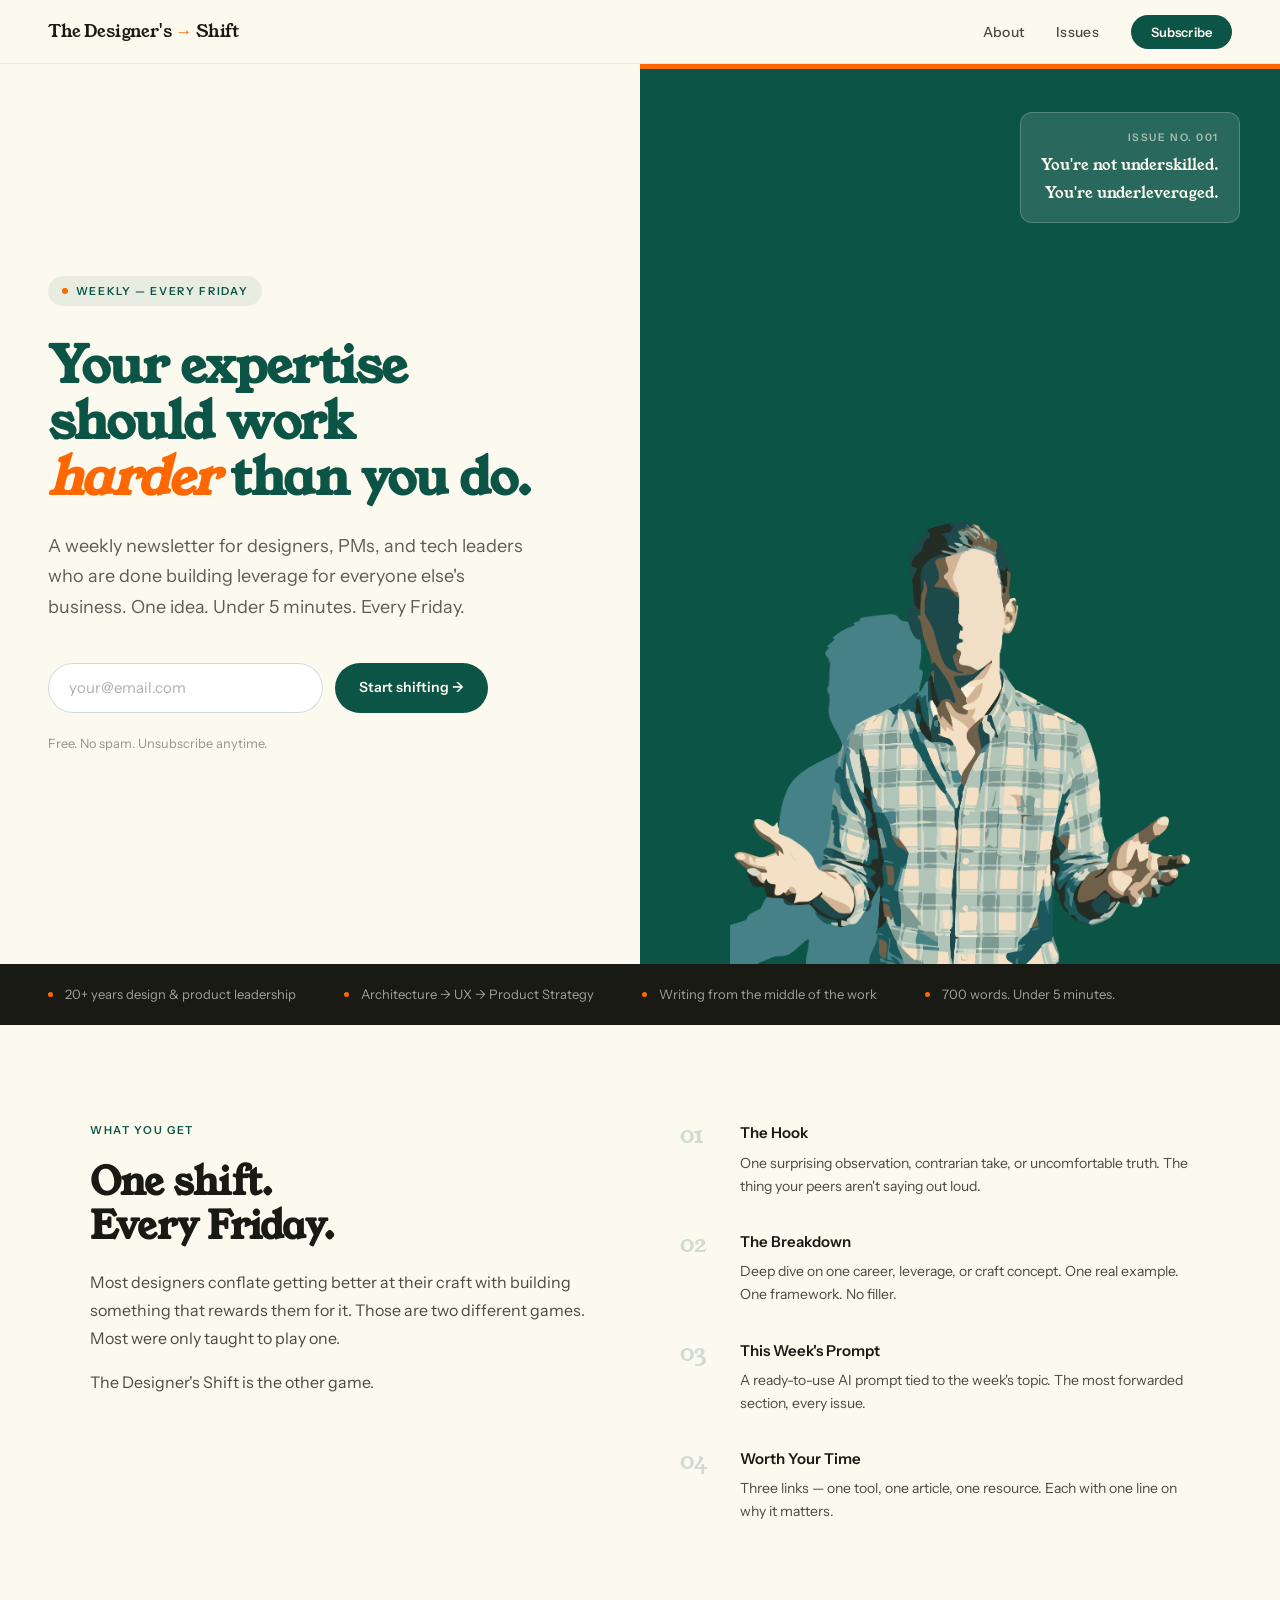
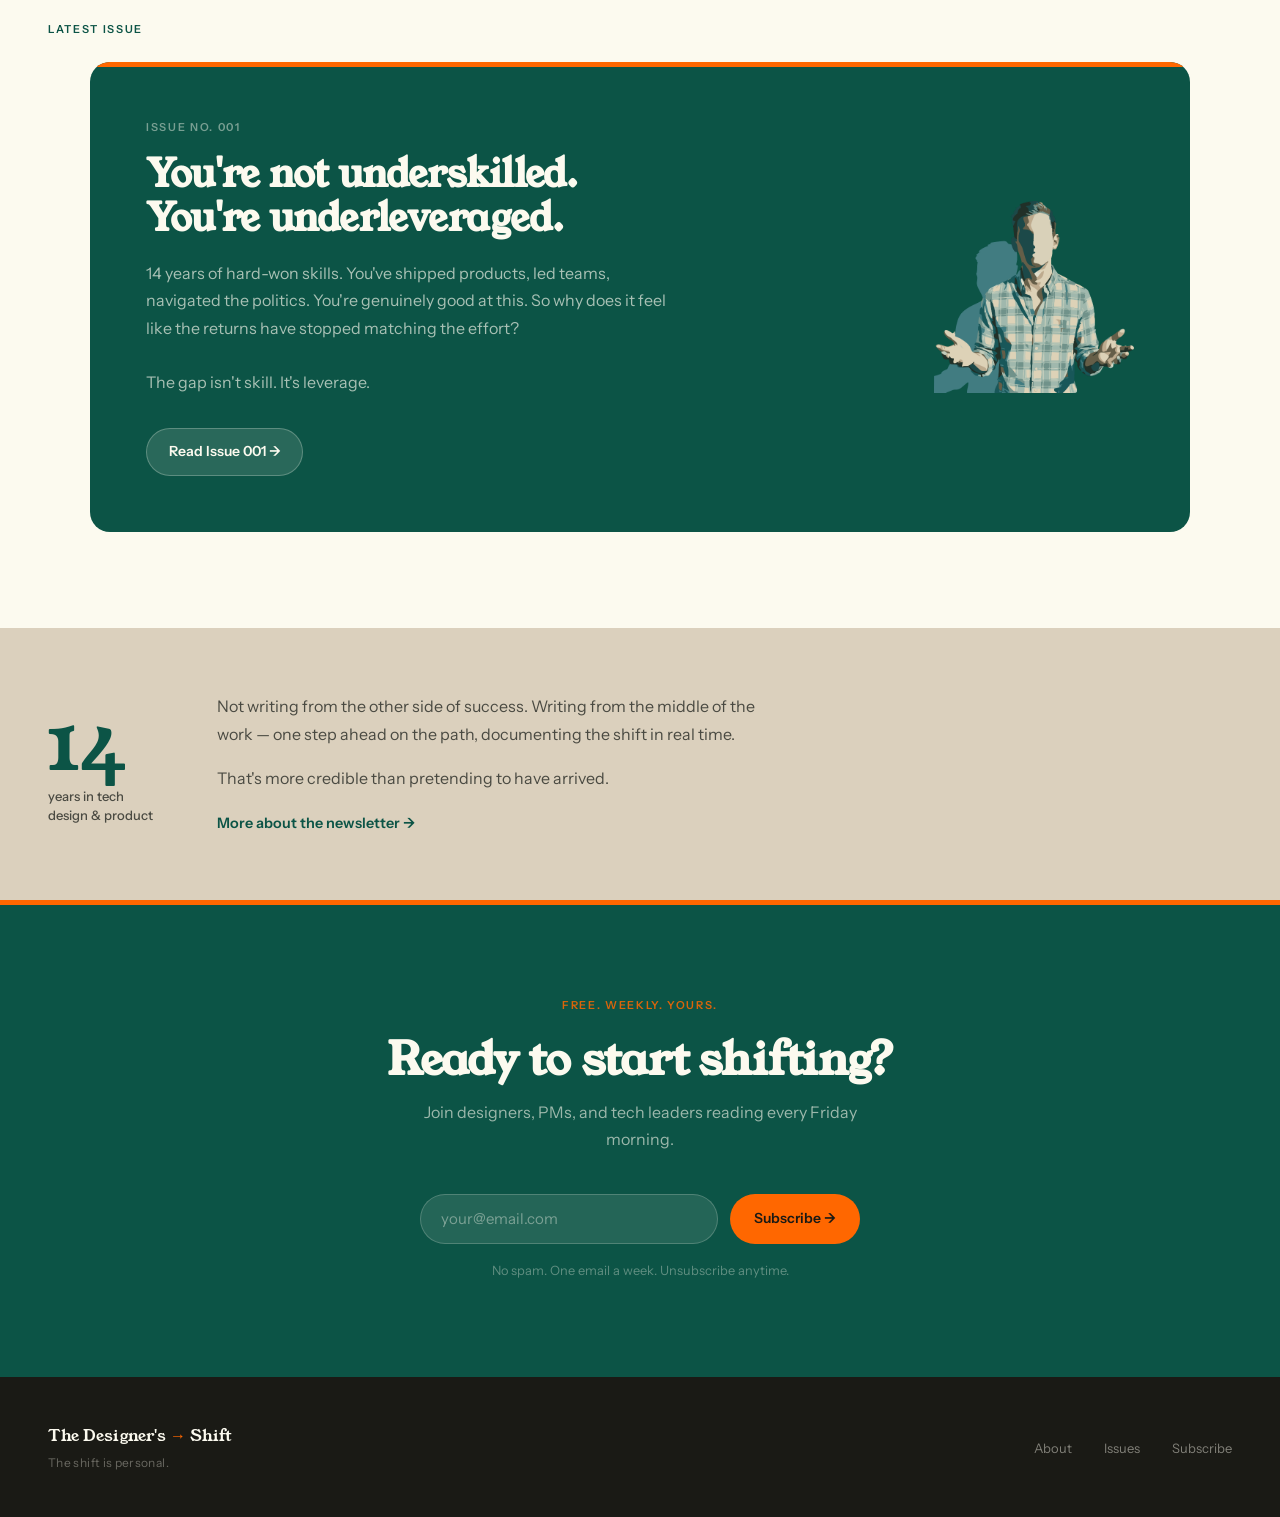
<file: index.html>
<!DOCTYPE html>
<html lang="en">
<head>
  <meta charset="UTF-8">
  <meta name="viewport" content="width=device-width, initial-scale=1.0">
  <title>The Designer's Shift — The shift is personal.</title>
  <meta name="description" content="A weekly newsletter for designers, PMs, and tech leaders who want their expertise to compound — not just clock in.">
  <link rel="preconnect" href="https://fonts.googleapis.com">
  <link rel="preconnect" href="https://fonts.gstatic.com" crossorigin>
  <link href="https://fonts.googleapis.com/css2?family=Young+Serif&family=Instrument+Sans:ital,wght@0,400;0,500;0,600;1,400&display=swap" rel="stylesheet">
  <link rel="stylesheet" href="tds.css">
  <style>
    /* ── Page-specific styles ── */

    /* HERO */
    .hero {
      min-height: 100dvh;
      display: grid;
      grid-template-columns: 1fr 1fr;
      align-items: center;
      padding-top: var(--nav-h);
      overflow: hidden;
    }

    .hero-left {
      padding: 6rem 4rem 6rem 3rem;
      opacity: 0;
      transform: translateY(24px);
      animation: fadeUp 0.9s var(--ease) 0.1s forwards;
    }

    .hero-eyebrow {
      display: inline-flex;
      align-items: center;
      gap: 0.5rem;
      background: rgba(12, 84, 70, 0.08);
      color: var(--teal);
      font-size: 0.6875rem;
      font-weight: 600;
      letter-spacing: 0.15em;
      text-transform: uppercase;
      padding: 0.35rem 0.85rem;
      border-radius: 100px;
      margin-bottom: 2rem;
    }

    .eyebrow-dot {
      width: 6px;
      height: 6px;
      background: var(--orange);
      border-radius: 50%;
      flex-shrink: 0;
    }

    .hero h1 {
      font-family: var(--serif);
      font-size: clamp(2.5rem, 4vw, 3.75rem);
      line-height: 1.1;
      color: var(--teal);
      letter-spacing: -0.02em;
      margin-bottom: 1.5rem;
    }

    .hero h1 em { font-style: italic; color: var(--orange); }

    .hero-sub {
      font-size: 1.125rem;
      color: rgba(26, 26, 21, 0.7);
      max-width: 480px;
      margin-bottom: 2.5rem;
      line-height: 1.7;
    }

    .hero-form {
      display: flex;
      gap: 0.75rem;
      max-width: 440px;
    }

    .hero-meta {
      margin-top: 1.25rem;
      font-size: 0.8rem;
      color: rgba(26, 26, 21, 0.45);
    }

    .hero-right {
      position: relative;
      height: 100%;
      min-height: 100dvh;
      background: var(--teal);
      display: flex;
      align-items: flex-end;
      justify-content: center;
      overflow: hidden;
      opacity: 0;
      animation: fadeIn 1s var(--ease) 0.3s forwards;
    }

    .hero-mascot {
      width: 85%;
      max-width: 460px;
      display: block;
      position: relative;
      z-index: 2;
    }

    .hero-issue-badge {
      position: absolute;
      top: 3rem;
      right: 2.5rem;
      background: rgba(255, 255, 255, 0.12);
      border: 1px solid rgba(255, 255, 255, 0.2);
      border-radius: 12px;
      padding: 1rem 1.25rem;
      color: var(--cream);
      text-align: right;
      z-index: 3;
    }

    .hero-issue-badge .label {
      font-size: 0.65rem;
      font-weight: 600;
      letter-spacing: 0.15em;
      text-transform: uppercase;
      opacity: 0.6;
      display: block;
      margin-bottom: 0.25rem;
    }

    .hero-issue-badge .subject {
      font-family: var(--serif);
      font-size: 0.95rem;
      line-height: 1.3;
    }

    /* PROOF BAR */
    .proof-bar {
      background: var(--ink);
      padding: 1.25rem 3rem;
      display: flex;
      align-items: center;
      gap: 3rem;
      overflow-x: auto;
      opacity: 0;
      animation: fadeIn 0.8s ease 0.8s forwards;
    }

    .proof-item {
      display: flex;
      align-items: center;
      gap: 0.75rem;
      color: rgba(252, 250, 239, 0.6);
      font-size: 0.8125rem;
      white-space: nowrap;
    }

    .proof-dot {
      width: 5px;
      height: 5px;
      border-radius: 50%;
      background: var(--orange);
      flex-shrink: 0;
    }

    /* SECTIONS */
    section {
      padding: 6rem 3rem;
    }

    /* WHAT YOU GET */
    .what-grid {
      display: grid;
      grid-template-columns: 1fr 1fr;
      gap: 5rem;
      align-items: start;
      max-width: 1100px;
      margin: 0 auto;
    }

    .section-eyebrow {
      font-size: 0.6875rem;
      font-weight: 600;
      letter-spacing: 0.15em;
      text-transform: uppercase;
      color: var(--teal);
      margin-bottom: 1.25rem;
      display: block;
    }

    .what-left h2 {
      font-family: var(--serif);
      font-size: clamp(2rem, 3vw, 2.75rem);
      color: var(--ink);
      letter-spacing: -0.02em;
      line-height: 1.15;
      margin-bottom: 1.25rem;
    }

    .what-left p {
      font-size: 1rem;
      color: var(--ink-muted);
      line-height: 1.75;
      margin-bottom: 1rem;
    }

    .features { display: flex; flex-direction: column; gap: 2rem; }

    .feature {
      display: grid;
      grid-template-columns: 2.5rem 1fr;
      gap: 1.25rem;
      align-items: start;
      opacity: 0;
      transform: translateY(12px);
      transition: opacity 0.5s var(--ease), transform 0.5s var(--ease);
    }

    .feature.visible { opacity: 1; transform: translateY(0); }

    .feature-num {
      font-family: var(--serif);
      font-size: 1.5rem;
      color: rgba(12, 84, 70, 0.18);
      line-height: 1;
      padding-top: 2px;
    }

    .feature-text strong {
      display: block;
      font-size: 0.9375rem;
      font-weight: 600;
      color: var(--ink);
      margin-bottom: 0.35rem;
    }

    .feature-text p {
      font-size: 0.875rem;
      color: var(--ink-muted);
      line-height: 1.65;
    }

    /* ISSUE PREVIEW */
    .issue-preview {
      background: var(--teal);
      border-radius: 20px;
      overflow: hidden;
      position: relative;
      max-width: 1100px;
      margin: 0 auto;
    }

    .issue-inner {
      display: grid;
      grid-template-columns: 1fr auto;
      align-items: center;
      gap: 2rem;
      padding: 3.5rem;
    }

    .issue-label {
      font-size: 0.6875rem;
      font-weight: 600;
      letter-spacing: 0.15em;
      text-transform: uppercase;
      color: rgba(252, 250, 239, 0.45);
      margin-bottom: 1rem;
    }

    .issue-title {
      font-family: var(--serif);
      font-size: clamp(1.75rem, 3vw, 2.5rem);
      color: var(--cream);
      letter-spacing: -0.02em;
      line-height: 1.15;
      margin-bottom: 1.25rem;
    }

    .issue-body {
      font-size: 1rem;
      color: rgba(252, 250, 239, 0.65);
      line-height: 1.7;
      max-width: 520px;
      margin-bottom: 2rem;
    }

    .btn-secondary {
      display: inline-flex;
      align-items: center;
      gap: 0.5rem;
      background: rgba(252, 250, 239, 0.12);
      border: 1px solid rgba(252, 250, 239, 0.25);
      color: var(--cream);
      padding: 0.7rem 1.35rem;
      border-radius: 100px;
      font-size: 0.875rem;
      font-weight: 600;
      text-decoration: none;
      transition: background 0.2s, transform 0.2s var(--ease);
    }

    .btn-secondary:hover { background: rgba(252, 250, 239, 0.2); transform: translateY(-2px); }

    .issue-mascot {
      width: 200px;
      opacity: 0.9;
    }

    /* ABOUT STRIP */
    .about-strip {
      background: var(--sand);
      padding: 4rem 3rem;
      display: grid;
      grid-template-columns: auto 1fr;
      gap: 4rem;
      align-items: center;
    }

    .about-stat {
      display: flex;
      flex-direction: column;
      align-items: flex-start;
    }

    .stat-num {
      font-family: var(--serif);
      font-size: 5rem;
      color: var(--teal);
      line-height: 1;
      letter-spacing: -0.03em;
    }

    .stat-label {
      font-size: 0.8125rem;
      font-weight: 500;
      color: var(--ink-muted);
      line-height: 1.4;
      margin-top: 0.25rem;
    }

    .about-text p {
      font-size: 1rem;
      color: var(--ink-muted);
      line-height: 1.75;
      margin-bottom: 1rem;
      max-width: 540px;
    }

    .about-text a {
      color: var(--teal);
      font-weight: 600;
      font-size: 0.9rem;
      text-decoration: none;
      transition: opacity 0.2s;
    }

    .about-text a:hover { opacity: 0.75; }

    /* CTA SECTION */
    .cta-section {
      background: var(--teal);
      text-align: center;
      position: relative;
      overflow: hidden;
    }

    .cta-section .section-eyebrow { color: rgba(255, 103, 0, 0.85); }

    .cta-section h2 {
      font-family: var(--serif);
      font-size: clamp(2rem, 3.5vw, 3rem);
      color: var(--cream);
      letter-spacing: -0.02em;
      line-height: 1.15;
      margin-bottom: 0.875rem;
    }

    .cta-section .sub {
      font-size: 1rem;
      color: rgba(252, 250, 239, 0.6);
      max-width: 480px;
      margin: 0 auto 2.5rem;
      line-height: 1.7;
    }

    .cta-form {
      display: flex;
      gap: 0.75rem;
      max-width: 440px;
      margin: 0 auto;
    }

    .cta-meta {
      margin-top: 1rem;
      font-size: 0.8rem;
      color: rgba(252, 250, 239, 0.35);
    }

    /* RESPONSIVE */
    @media (max-width: 768px) {
      .hero { grid-template-columns: 1fr; min-height: auto; }
      .hero-left { padding: 5rem 1.5rem 3rem; }
      .hero-right { min-height: 360px; }
      .hero-form { flex-direction: column; max-width: 100%; }

      .proof-bar { padding: 1.25rem 1.5rem; flex-wrap: wrap; gap: 1rem; }

      section { padding: 4rem 1.5rem; }

      .what-grid { grid-template-columns: 1fr; gap: 3rem; }

      .issue-inner { grid-template-columns: 1fr; }
      .issue-mascot { display: none; }

      .about-strip { padding: 3rem 1.5rem; grid-template-columns: 1fr; gap: 2rem; }

      .cta-section { padding: 5rem 1.5rem; }
      .cta-form { flex-direction: column; max-width: 100%; }
    }
  </style>
</head>
<body>

  <!-- NAV -->
  <nav>
    <a href="index.html" class="nav-wordmark">The Designer's <span class="arrow">→</span> Shift</a>
    <ul class="nav-links">
      <li><a href="about.html">About</a></li>
      <li><a href="blog.html">Issues</a></li>
      <li><a href="subscribe.html" class="nav-cta">Subscribe</a></li>
    </ul>
  </nav>

  <!-- HERO -->
  <div class="hero">
    <div class="hero-left">
      <div class="hero-eyebrow">
        <span class="eyebrow-dot"></span>
        Weekly — Every Friday
      </div>
      <h1>Your expertise should work<br><em>harder</em> than you do.</h1>
      <p class="hero-sub">A weekly newsletter for designers, PMs, and tech leaders who are done building leverage for everyone else's business. One idea. Under 5 minutes. Every Friday.</p>
      <div class="hero-form">
        <input type="email" class="input" placeholder="your@email.com">
        <a href="subscribe.html" class="btn btn-teal btn-sm" style="padding: 0.85rem 1.5rem;">Start shifting →</a>
      </div>
      <p class="hero-meta">Free. No spam. Unsubscribe anytime.</p>
    </div>
    <div class="hero-right">
      <div class="stripe"></div>
      <div class="hero-issue-badge">
        <span class="label">Issue No. 001</span>
        <span class="subject">You're not underskilled.<br>You're underleveraged.</span>
      </div>
      <img src="assets/mascot-openarms.png" alt="The Designer's Shift mascot" class="hero-mascot">
    </div>
  </div>

  <!-- PROOF BAR -->
  <div class="proof-bar">
    <div class="proof-item"><span class="proof-dot"></span>20+ years design & product leadership</div>
    <div class="proof-item"><span class="proof-dot"></span>Architecture → UX → Product Strategy</div>
    <div class="proof-item"><span class="proof-dot"></span>Writing from the middle of the work</div>
    <div class="proof-item"><span class="proof-dot"></span>700 words. Under 5 minutes.</div>
  </div>

  <!-- WHAT YOU GET -->
  <section>
    <div class="what-grid">
      <div class="what-left">
        <span class="section-eyebrow">What you get</span>
        <h2>One shift.<br>Every Friday.</h2>
        <p>Most designers conflate getting better at their craft with building something that rewards them for it. Those are two different games. Most were only taught to play one.</p>
        <p>The Designer's Shift is the other game.</p>
      </div>
      <div class="features">
        <div class="feature">
          <span class="feature-num">01</span>
          <div class="feature-text">
            <strong>The Hook</strong>
            <p>One surprising observation, contrarian take, or uncomfortable truth. The thing your peers aren't saying out loud.</p>
          </div>
        </div>
        <div class="feature">
          <span class="feature-num">02</span>
          <div class="feature-text">
            <strong>The Breakdown</strong>
            <p>Deep dive on one career, leverage, or craft concept. One real example. One framework. No filler.</p>
          </div>
        </div>
        <div class="feature">
          <span class="feature-num">03</span>
          <div class="feature-text">
            <strong>This Week's Prompt</strong>
            <p>A ready-to-use AI prompt tied to the week's topic. The most forwarded section, every issue.</p>
          </div>
        </div>
        <div class="feature">
          <span class="feature-num">04</span>
          <div class="feature-text">
            <strong>Worth Your Time</strong>
            <p>Three links — one tool, one article, one resource. Each with one line on why it matters.</p>
          </div>
        </div>
      </div>
    </div>
  </section>

  <!-- ISSUE PREVIEW -->
  <section style="padding-top: 0;">
    <span class="section-eyebrow" style="padding-left: 0; display:block; margin-bottom: 1.5rem;">Latest issue</span>
    <div class="issue-preview">
      <div class="stripe"></div>
      <div class="issue-inner">
        <div>
          <p class="issue-label">Issue No. 001</p>
          <h2 class="issue-title">You're not underskilled.<br>You're underleveraged.</h2>
          <p class="issue-body">14 years of hard-won skills. You've shipped products, led teams, navigated the politics. You're genuinely good at this. So why does it feel like the returns have stopped matching the effort?<br><br>The gap isn't skill. It's leverage.</p>
          <a href="blog.html" class="btn-secondary">Read Issue 001 →</a>
        </div>
        <img src="assets/mascot-openarms.png" alt="Open arms mascot" class="issue-mascot">
      </div>
    </div>
  </section>

  <!-- ABOUT STRIP -->
  <div class="about-strip">
    <div class="about-stat">
      <span class="stat-num">14</span>
      <span class="stat-label">years in tech<br>design & product</span>
    </div>
    <div class="about-text">
      <p>Not writing from the other side of success. Writing from the middle of the work — one step ahead on the path, documenting the shift in real time.</p>
      <p>That's more credible than pretending to have arrived.</p>
      <a href="about.html">More about the newsletter →</a>
    </div>
  </div>

  <!-- CTA -->
  <section class="cta-section">
    <div class="stripe"></div>
    <span class="section-eyebrow">Free. Weekly. Yours.</span>
    <h2>Ready to start shifting?</h2>
    <p class="sub">Join designers, PMs, and tech leaders reading every Friday morning.</p>
    <div class="cta-form">
      <input type="email" class="input input-ghost" placeholder="your@email.com">
      <a href="subscribe.html" class="btn btn-orange btn-sm" style="padding: 0.85rem 1.5rem; text-decoration:none;">Subscribe →</a>
    </div>
    <p class="cta-meta">No spam. One email a week. Unsubscribe anytime.</p>
  </section>

  <!-- FOOTER -->
  <footer>
    <div>
      <a href="index.html" class="footer-wordmark">The Designer's <span class="arrow">→</span> Shift</a>
      <div class="footer-tagline">The shift is personal.</div>
    </div>
    <ul class="footer-links">
      <li><a href="about.html">About</a></li>
      <li><a href="blog.html">Issues</a></li>
      <li><a href="subscribe.html">Subscribe</a></li>
    </ul>
  </footer>

  <script>
    const observer = new IntersectionObserver((entries) => {
      entries.forEach((entry, i) => {
        if (entry.isIntersecting) {
          setTimeout(() => entry.target.classList.add('visible'), i * 100);
        }
      });
    }, { threshold: 0.2 });

    document.querySelectorAll('.feature').forEach(el => observer.observe(el));
  </script>
</body>
</html>
</file>
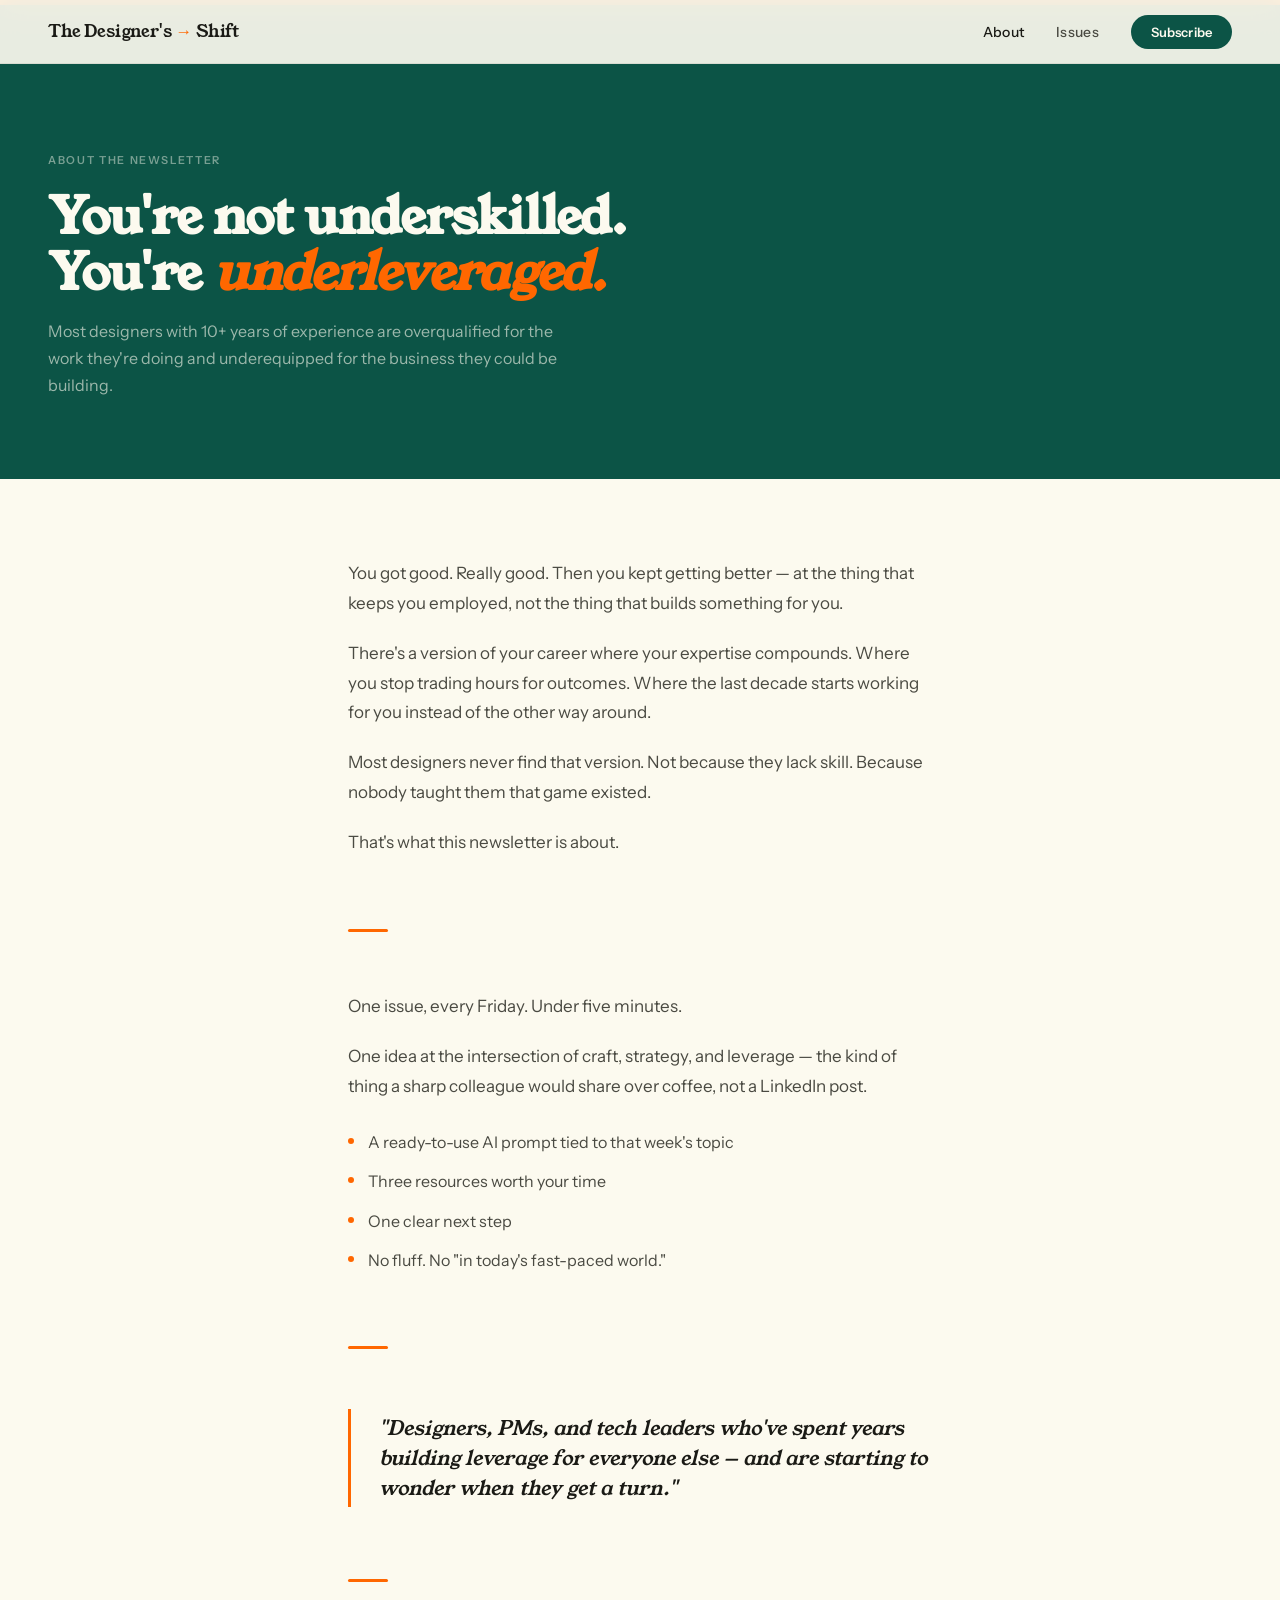
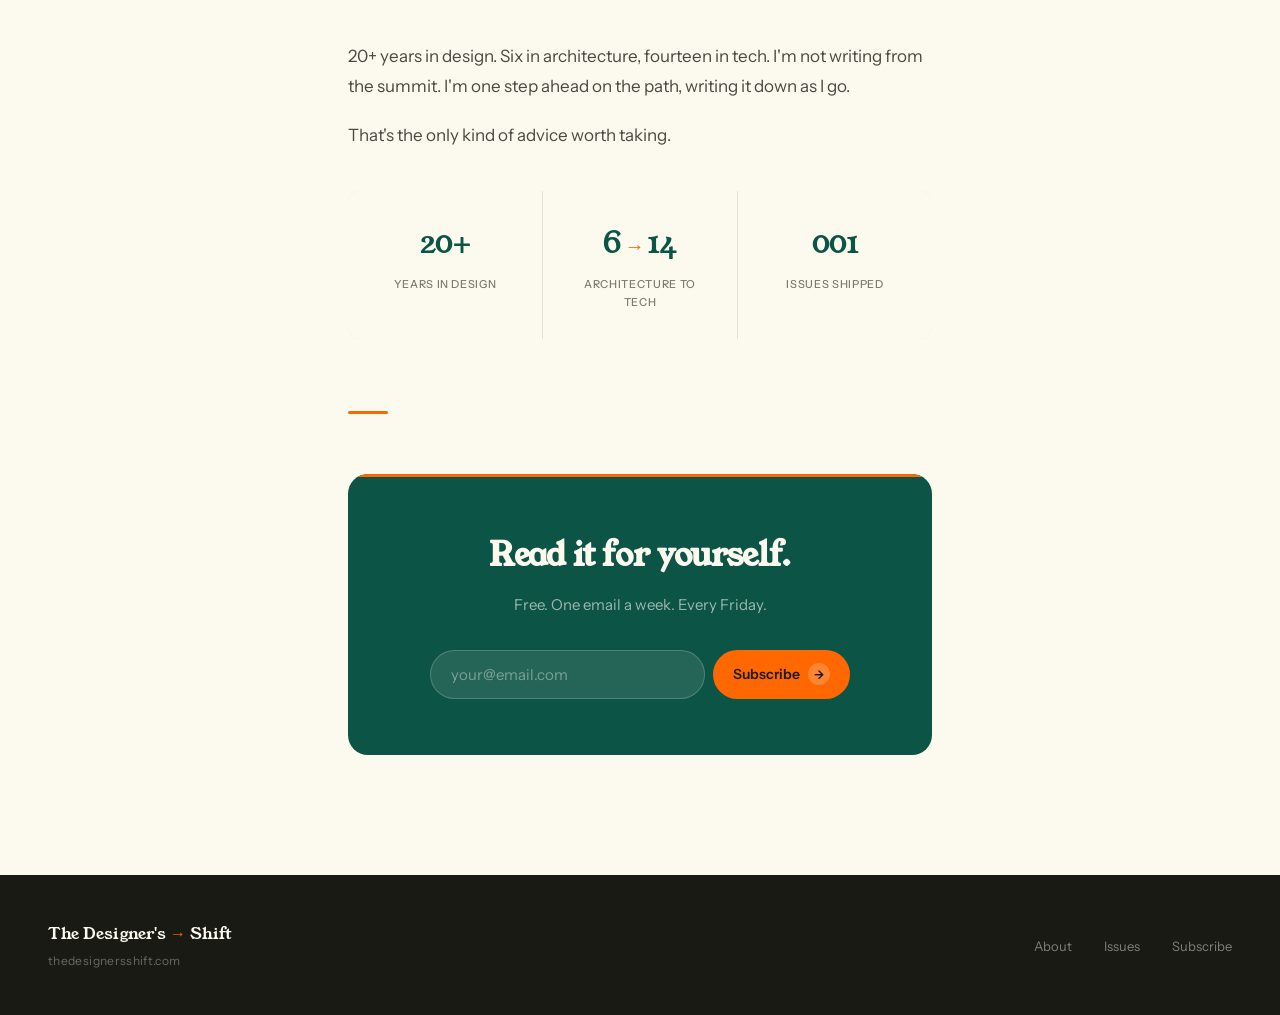
<file: about.html>
<!DOCTYPE html>
<html lang="en">
<head>
  <meta charset="UTF-8">
  <meta name="viewport" content="width=device-width, initial-scale=1.0">
  <title>About — The Designer's Shift</title>
  <meta name="description" content="The Designer's Shift is a weekly newsletter for designers, PMs, and tech leaders who want their expertise to compound — not just clock in.">
  <link rel="preconnect" href="https://fonts.googleapis.com">
  <link rel="preconnect" href="https://fonts.gstatic.com" crossorigin>
  <link href="https://fonts.googleapis.com/css2?family=Young+Serif&family=Instrument+Sans:ital,wght@0,400;0,500;0,600;1,400&display=swap" rel="stylesheet">
  <link rel="stylesheet" href="tds.css">
  <style>
    /* ── Page-specific styles ── */

    /* BODY CONTENT */
    .page-body {
      max-width: 680px;
      margin: 0 auto;
      padding: 80px 48px 120px;
    }

    .section {
      margin-bottom: 72px;
      opacity: 0;
      transform: translateY(28px);
      transition: opacity 0.7s var(--ease), transform 0.7s var(--ease);
    }

    .section.visible { opacity: 1; transform: translateY(0); }

    .section p {
      font-size: 17px;
      line-height: 1.75;
      color: var(--ink-muted);
      margin-bottom: 20px;
    }

    .section p:last-child { margin-bottom: 0; }
    .section p strong { color: var(--ink); font-weight: 600; }

    /* DIVIDER */
    .divider {
      width: 40px;
      height: 3px;
      background: var(--orange);
      margin: 60px 0;
      border-radius: 2px;
      opacity: 0;
      transform: scaleX(0);
      transform-origin: left;
      transition: opacity 0.5s, transform 0.6s var(--ease);
    }

    .divider.visible { opacity: 1; transform: scaleX(1); }

    /* PULL QUOTE */
    .pull-quote {
      border-left: 3px solid var(--orange);
      padding: 4px 0 4px 28px;
      margin: 40px 0;
      opacity: 0;
      transform: translateX(-12px);
      transition: opacity 0.6s var(--ease), transform 0.6s var(--ease);
    }

    .pull-quote.visible { opacity: 1; transform: translateX(0); }

    .pull-quote p {
      font-family: var(--serif);
      font-size: 20px;
      line-height: 1.5;
      color: var(--ink) !important;
      font-style: italic;
      margin-bottom: 0 !important;
    }

    /* GET LIST */
    .get-list {
      margin: 28px 0 0;
      display: flex;
      flex-direction: column;
      gap: 14px;
    }

    .get-item {
      display: flex;
      align-items: flex-start;
      gap: 14px;
      font-size: 16px;
      line-height: 1.6;
      color: var(--ink-muted);
      opacity: 0;
      transform: translateX(-8px);
      transition: opacity 0.5s var(--ease), transform 0.5s var(--ease);
    }

    .get-item.visible { opacity: 1; transform: translateX(0); }

    .get-dot {
      flex-shrink: 0;
      width: 6px;
      height: 6px;
      border-radius: 50%;
      background: var(--orange);
      margin-top: 8px;
    }

    /* STATS */
    .stats {
      display: grid;
      grid-template-columns: repeat(3, 1fr);
      gap: 1px;
      background: rgba(26, 26, 21, 0.1);
      border-radius: 12px;
      overflow: hidden;
      margin: 40px 0 0;
      opacity: 0;
      transform: translateY(16px);
      transition: opacity 0.6s var(--ease), transform 0.6s var(--ease);
    }

    .stats.visible { opacity: 1; transform: translateY(0); }

    .stat {
      background: var(--cream);
      padding: 28px 24px;
      text-align: center;
    }

    .stat-number {
      font-family: var(--serif);
      font-size: 30px;
      color: var(--teal);
      letter-spacing: -0.02em;
      display: flex;
      align-items: baseline;
      justify-content: center;
      gap: 2px;
    }

    .stat-arrow { color: var(--orange); font-size: 20px; margin: 0 2px; }

    .stat-label {
      font-size: 11px;
      font-weight: 500;
      letter-spacing: 0.06em;
      text-transform: uppercase;
      color: var(--ink-subtle);
      margin-top: 6px;
    }

    /* CTA BLOCK */
    .cta-block {
      background: var(--teal);
      border-radius: 20px;
      padding: 56px 48px;
      text-align: center;
      position: relative;
      overflow: hidden;
      opacity: 0;
      transform: translateY(24px);
      transition: opacity 0.7s var(--ease), transform 0.7s var(--ease);
    }

    .cta-block .stripe { position: absolute; height: 3px; }
    .cta-block.visible { opacity: 1; transform: translateY(0); }

    .cta-block h2 {
      font-family: var(--serif);
      font-size: 32px;
      color: var(--cream);
      letter-spacing: -0.02em;
      margin-bottom: 10px;
    }

    .cta-block p {
      font-size: 15px;
      color: rgba(252, 250, 239, 0.6);
      margin-bottom: 32px;
    }

    .cta-form {
      display: flex;
      gap: 8px;
      max-width: 420px;
      margin: 0 auto;
    }

    .btn-icon {
      display: flex;
      align-items: center;
      justify-content: center;
      width: 22px;
      height: 22px;
      border-radius: 50%;
      background: rgba(255, 255, 255, 0.2);
      font-size: 12px;
      transition: transform 0.2s var(--ease);
    }

    .btn:hover .btn-icon { transform: translateX(2px) translateY(-1px) scale(1.1); }

    /* RESPONSIVE */
    @media (max-width: 768px) {
      .page-body { padding: 60px 24px 80px; }
      .section p { font-size: 16px; }
      .stats { grid-template-columns: 1fr; }
      .cta-block { padding: 40px 24px; }
      .cta-form { flex-direction: column; }
    }
  </style>
</head>
<body>

<!-- NAV -->
<nav>
  <a href="index.html" class="nav-wordmark">The Designer's <span class="arrow">→</span> Shift</a>
  <ul class="nav-links">
    <li><a href="about.html" class="active">About</a></li>
    <li><a href="blog.html">Issues</a></li>
    <li><a href="subscribe.html" class="nav-cta">Subscribe</a></li>
  </ul>
</nav>

<!-- HERO -->
<div class="page-header">
  <div class="stripe"></div>
  <div class="page-header-inner">
    <p class="eyebrow">About the newsletter</p>
    <h1>You're not underskilled.<br>You're <em>underleveraged.</em></h1>
    <p class="lead">Most designers with 10+ years of experience are overqualified for the work they're doing and underequipped for the business they could be building.</p>
  </div>
</div>

<!-- BODY -->
<main class="page-body">

  <div class="section">
    <p>You got good. Really good. Then you kept getting better — at the thing that keeps you employed, not the thing that builds something for you.</p>
    <p>There's a version of your career where your expertise compounds. Where you stop trading hours for outcomes. Where the last decade starts working for you instead of the other way around.</p>
    <p>Most designers never find that version. Not because they lack skill. Because nobody taught them that game existed.</p>
    <p>That's what this newsletter is about.</p>
  </div>

  <div class="divider"></div>

  <div class="section">
    <p>One issue, every Friday. Under five minutes.</p>
    <p>One idea at the intersection of craft, strategy, and leverage — the kind of thing a sharp colleague would share over coffee, not a LinkedIn post.</p>
    <div class="get-list">
      <div class="get-item"><span class="get-dot"></span><span>A ready-to-use AI prompt tied to that week's topic</span></div>
      <div class="get-item"><span class="get-dot"></span><span>Three resources worth your time</span></div>
      <div class="get-item"><span class="get-dot"></span><span>One clear next step</span></div>
      <div class="get-item"><span class="get-dot"></span><span>No fluff. No "in today's fast-paced world."</span></div>
    </div>
  </div>

  <div class="divider"></div>

  <div class="section">
    <div class="pull-quote">
      <p>"Designers, PMs, and tech leaders who've spent years building leverage for everyone else — and are starting to wonder when they get a turn."</p>
    </div>
  </div>

  <div class="divider"></div>

  <div class="section">
    <p>20+ years in design. Six in architecture, fourteen in tech. I'm not writing from the summit. I'm one step ahead on the path, writing it down as I go.</p>
    <p>That's the only kind of advice worth taking.</p>

    <div class="stats">
      <div class="stat">
        <div class="stat-number">20+</div>
        <div class="stat-label">Years in design</div>
      </div>
      <div class="stat">
        <div class="stat-number">6<span class="stat-arrow">→</span>14</div>
        <div class="stat-label">Architecture to tech</div>
      </div>
      <div class="stat">
        <div class="stat-number">001</div>
        <div class="stat-label">Issues shipped</div>
      </div>
    </div>
  </div>

  <div class="divider"></div>

  <div class="cta-block">
    <div class="stripe"></div>
    <h2>Read it for yourself.</h2>
    <p>Free. One email a week. Every Friday.</p>
    <div class="cta-form">
      <input type="email" class="input input-ghost" placeholder="your@email.com">
      <button class="btn btn-orange btn-sm">
        Subscribe
        <span class="btn-icon">→</span>
      </button>
    </div>
  </div>

</main>

<!-- FOOTER -->
<footer>
  <div>
    <a href="index.html" class="footer-wordmark">The Designer's <span class="arrow">→</span> Shift</a>
    <div class="footer-tagline">thedesignersshift.com</div>
  </div>
  <ul class="footer-links">
    <li><a href="about.html">About</a></li>
    <li><a href="blog.html">Issues</a></li>
    <li><a href="subscribe.html">Subscribe</a></li>
  </ul>
</footer>

<script>
  const observer = new IntersectionObserver((entries) => {
    entries.forEach(entry => {
      if (!entry.isIntersecting) return;
      if (entry.target.classList.contains('section')) {
        entry.target.querySelectorAll('.get-item').forEach((el, i) =>
          setTimeout(() => el.classList.add('visible'), i * 80));
        const pq = entry.target.querySelector('.pull-quote');
        if (pq) setTimeout(() => pq.classList.add('visible'), 100);
      }
      setTimeout(() => entry.target.classList.add('visible'), 60);
      observer.unobserve(entry.target);
    });
  }, { threshold: 0.12 });

  document.querySelectorAll('.section, .divider, .stats, .cta-block').forEach(el => observer.observe(el));
</script>

</body>
</html>
</file>
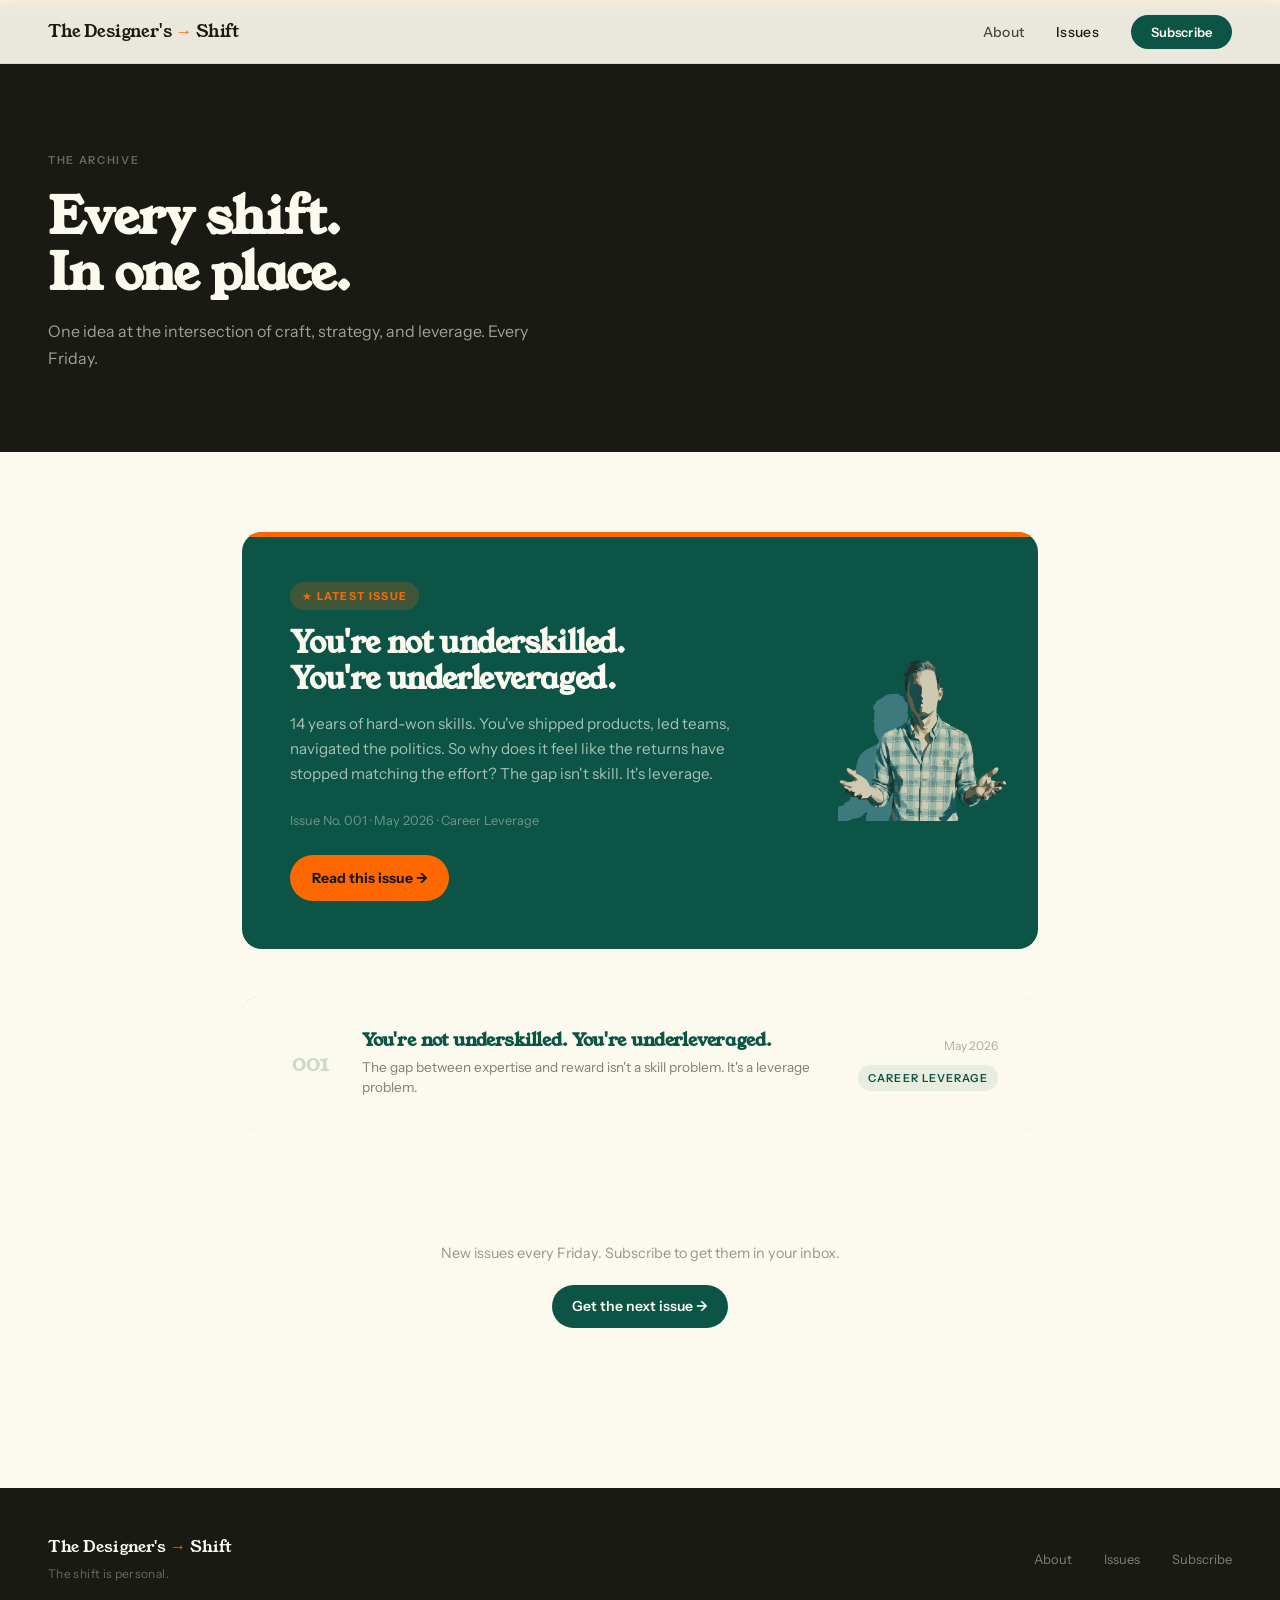
<file: blog.html>
<!DOCTYPE html>
<html lang="en">
<head>
  <meta charset="UTF-8">
  <meta name="viewport" content="width=device-width, initial-scale=1.0">
  <title>Issues — The Designer's Shift</title>
  <meta name="description" content="Every issue of The Designer's Shift. One idea at the intersection of craft, strategy, and leverage.">
  <link rel="preconnect" href="https://fonts.googleapis.com">
  <link rel="preconnect" href="https://fonts.gstatic.com" crossorigin>
  <link href="https://fonts.googleapis.com/css2?family=Young+Serif&family=Instrument+Sans:ital,wght@0,400;0,500;0,600;1,400&display=swap" rel="stylesheet">
  <link rel="stylesheet" href="tds.css">
  <style>
    /* ── Page-specific styles ── */

    /* Use ink background for this page's header */
    .page-header { background: var(--ink); }
    .page-header .eyebrow { color: rgba(252, 250, 239, 0.35); }

    /* ISSUES WRAP */
    .issues-wrap {
      max-width: 860px;
      margin: 0 auto;
      padding: 5rem 2rem 6rem;
    }

    /* FEATURED ISSUE */
    .issue-featured {
      background: var(--teal);
      border-radius: 20px;
      overflow: hidden;
      margin-bottom: 3rem;
      display: grid;
      grid-template-columns: 1fr auto;
      align-items: center;
      gap: 2rem;
      position: relative;
      opacity: 0;
      transform: translateY(16px);
      animation: fadeUp 0.7s var(--ease) 0.2s forwards;
    }

    .issue-featured-content { padding: 3rem; }

    .issue-badge {
      display: inline-flex;
      align-items: center;
      gap: 0.4rem;
      background: rgba(255, 103, 0, 0.2);
      color: var(--orange);
      font-size: 0.6875rem;
      font-weight: 700;
      letter-spacing: 0.12em;
      text-transform: uppercase;
      padding: 0.3rem 0.75rem;
      border-radius: 100px;
      margin-bottom: 1rem;
    }

    .issue-featured h2 {
      font-family: var(--serif);
      font-size: 1.85rem;
      color: var(--cream);
      line-height: 1.2;
      letter-spacing: -0.02em;
      margin-bottom: 0.875rem;
    }

    .issue-featured .excerpt {
      color: rgba(252, 250, 239, 0.65);
      font-size: 0.95rem;
      line-height: 1.65;
      margin-bottom: 1.5rem;
      max-width: 520px;
    }

    .issue-meta {
      font-size: 0.8rem;
      color: rgba(252, 250, 239, 0.4);
      margin-bottom: 1.5rem;
    }

    .btn-read {
      display: inline-flex;
      align-items: center;
      gap: 0.5rem;
      background: var(--orange);
      color: var(--ink);
      padding: 0.7rem 1.35rem;
      border-radius: 100px;
      font-size: 0.875rem;
      font-weight: 700;
      text-decoration: none;
      transition: transform 0.25s var(--ease), opacity 0.2s;
    }

    .btn-read:hover { transform: translateY(-2px); opacity: 0.9; }

    .issue-featured-mascot {
      width: 200px;
      opacity: 0.85;
      padding-right: 2rem;
    }

    /* ISSUES GRID */
    .issues-grid {
      display: flex;
      flex-direction: column;
      gap: 1px;
      background: var(--sand);
      border-radius: 16px;
      overflow: hidden;
    }

    .issue-row {
      background: var(--cream);
      padding: 2rem 2.5rem;
      display: grid;
      grid-template-columns: auto 1fr auto;
      align-items: center;
      gap: 2rem;
      text-decoration: none;
      color: inherit;
      opacity: 0;
      transform: translateY(8px);
      transition: background 0.2s ease, opacity 0.5s var(--ease), transform 0.5s var(--ease);
    }

    .issue-row:hover { background: rgba(12, 84, 70, 0.04); }
    .issue-row.visible { opacity: 1; transform: translateY(0); }

    .issue-number {
      font-family: var(--serif);
      font-size: 1.5rem;
      color: rgba(12, 84, 70, 0.2);
      line-height: 1;
      width: 3rem;
      text-align: right;
      flex-shrink: 0;
    }

    .issue-row-content h3 {
      font-family: var(--serif);
      font-size: 1.15rem;
      color: var(--teal);
      letter-spacing: -0.01em;
      margin-bottom: 0.25rem;
      line-height: 1.3;
    }

    .issue-row-content p {
      font-size: 0.85rem;
      color: rgba(26, 26, 21, 0.55);
      line-height: 1.5;
    }

    .issue-row-right {
      text-align: right;
      flex-shrink: 0;
    }

    .issue-date {
      font-size: 0.75rem;
      color: rgba(26, 26, 21, 0.35);
      display: block;
      margin-bottom: 0.4rem;
    }

    .issue-tag {
      display: inline-block;
      background: rgba(12, 84, 70, 0.08);
      color: var(--teal);
      font-size: 0.6875rem;
      font-weight: 600;
      letter-spacing: 0.1em;
      text-transform: uppercase;
      padding: 0.25rem 0.65rem;
      border-radius: 100px;
    }

    /* COMING SOON */
    .coming-soon {
      text-align: center;
      padding: 4rem 2rem;
      margin-top: 3rem;
    }

    .coming-soon p {
      font-size: 0.9rem;
      color: rgba(26, 26, 21, 0.45);
      margin-bottom: 1.25rem;
    }

    /* RESPONSIVE */
    @media (max-width: 768px) {
      .issues-wrap { padding: 3rem 1.5rem 4rem; }
      .issue-featured { grid-template-columns: 1fr; }
      .issue-featured-mascot { display: none; }
      .issue-featured-content { padding: 2rem; }
      .issue-row { grid-template-columns: 1fr; gap: 0.5rem; padding: 1.5rem; }
      .issue-number { display: none; }
      .issue-row-right { text-align: left; }
    }
  </style>
</head>
<body>

  <nav>
    <a href="index.html" class="nav-wordmark">The Designer's <span class="arrow">→</span> Shift</a>
    <ul class="nav-links">
      <li><a href="about.html">About</a></li>
      <li><a href="blog.html" class="active">Issues</a></li>
      <li><a href="subscribe.html" class="nav-cta">Subscribe</a></li>
    </ul>
  </nav>

  <div class="page-header">
    <div class="stripe"></div>
    <div class="page-header-inner">
      <p class="eyebrow">The archive</p>
      <h1>Every shift.<br>In one place.</h1>
      <p class="lead">One idea at the intersection of craft, strategy, and leverage. Every Friday.</p>
    </div>
  </div>

  <div class="issues-wrap">

    <!-- FEATURED / LATEST ISSUE -->
    <div class="issue-featured">
      <div class="stripe"></div>
      <div class="issue-featured-content">
        <span class="issue-badge">★ Latest Issue</span>
        <h2>You're not underskilled.<br>You're underleveraged.</h2>
        <p class="excerpt">14 years of hard-won skills. You've shipped products, led teams, navigated the politics. So why does it feel like the returns have stopped matching the effort? The gap isn't skill. It's leverage.</p>
        <p class="issue-meta">Issue No. 001 · May 2026 · Career Leverage</p>
        <a href="https://thedesignersshift.beehiiv.com/p/you-re-not-underskilled-you-re-underleveraged" class="btn-read">Read this issue →</a>
      </div>
      <img src="assets/mascot-openarms.png" alt="" class="issue-featured-mascot">
    </div>

    <!-- ISSUES LIST -->
    <div class="issues-grid">
      <a href="https://thedesignersshift.beehiiv.com/p/you-re-not-underskilled-you-re-underleveraged" class="issue-row">
        <span class="issue-number">001</span>
        <div class="issue-row-content">
          <h3>You're not underskilled. You're underleveraged.</h3>
          <p>The gap between expertise and reward isn't a skill problem. It's a leverage problem.</p>
        </div>
        <div class="issue-row-right">
          <span class="issue-date">May 2026</span>
          <span class="issue-tag">Career Leverage</span>
        </div>
      </a>
    </div>

    <!-- COMING SOON -->
    <div class="coming-soon">
      <p>New issues every Friday. Subscribe to get them in your inbox.</p>
      <a href="subscribe.html" class="btn btn-teal btn-sm">Get the next issue →</a>
    </div>

  </div>

  <footer>
    <div>
      <a href="index.html" class="footer-wordmark">The Designer's <span class="arrow">→</span> Shift</a>
      <div class="footer-tagline">The shift is personal.</div>
    </div>
    <ul class="footer-links">
      <li><a href="about.html">About</a></li>
      <li><a href="blog.html">Issues</a></li>
      <li><a href="subscribe.html">Subscribe</a></li>
    </ul>
  </footer>

  <script>
    const observer = new IntersectionObserver((entries) => {
      entries.forEach((entry, i) => {
        if (entry.isIntersecting) {
          setTimeout(() => entry.target.classList.add('visible'), i * 80);
        }
      });
    }, { threshold: 0.1 });

    document.querySelectorAll('.issue-row').forEach(el => observer.observe(el));
  </script>
</body>
</html>
</file>
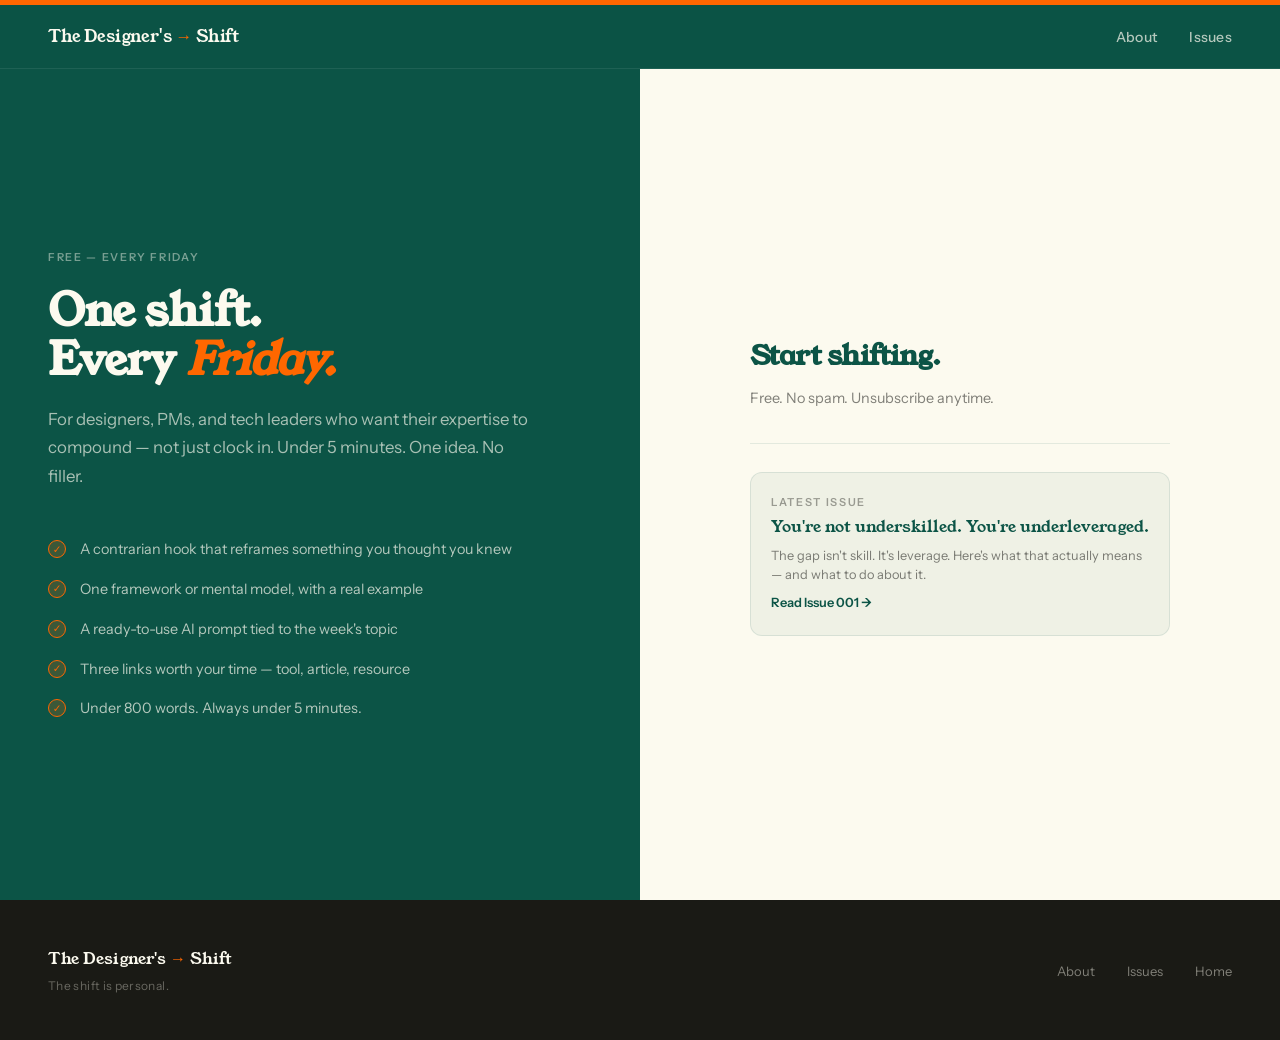
<file: subscribe.html>
<!DOCTYPE html>
<html lang="en">
<head>
  <meta charset="UTF-8">
  <meta name="viewport" content="width=device-width, initial-scale=1.0">
  <title>Subscribe — The Designer's Shift</title>
  <meta name="description" content="Join designers, PMs, and tech leaders reading The Designer's Shift every Friday.">
  <link rel="preconnect" href="https://fonts.googleapis.com">
  <link rel="preconnect" href="https://fonts.gstatic.com" crossorigin>
  <link href="https://fonts.googleapis.com/css2?family=Young+Serif&family=Instrument+Sans:ital,wght@0,400;0,500;0,600;1,400&display=swap" rel="stylesheet">
  <link rel="stylesheet" href="tds.css">
  <style>
    /* ── Page-specific styles ── */

    body { background: var(--teal); color: var(--cream); }

    /* TOP STRIPE — fixed above nav */
    .top-stripe {
      position: fixed;
      top: 0; left: 0; right: 0;
      height: 5px;
      background: var(--orange);
      z-index: 200;
    }

    /* Push nav below the fixed stripe */
    nav { top: 5px; }

    /* MAIN LAYOUT */
    .subscribe-wrap {
      min-height: 100dvh;
      display: grid;
      grid-template-columns: 1fr 1fr;
      padding-top: calc(var(--nav-h) + 5px);
    }

    /* LEFT: VALUE PROP */
    .sub-left {
      padding: 6rem 4rem 6rem 3rem;
      display: flex;
      flex-direction: column;
      justify-content: center;
      opacity: 0;
      transform: translateY(20px);
      animation: fadeUp 0.8s var(--ease) 0.1s forwards;
    }

    .sub-left .eyebrow {
      color: rgba(252, 250, 239, 0.45);
      margin-bottom: 1.25rem;
    }

    .sub-left h1 {
      font-family: var(--serif);
      font-size: clamp(2.25rem, 3.5vw, 3.25rem);
      color: var(--cream);
      line-height: 1.1;
      letter-spacing: -0.02em;
      margin-bottom: 1.25rem;
    }

    .sub-left h1 em { font-style: italic; color: var(--orange); }

    .sub-left .lead {
      font-size: 1.05rem;
      color: rgba(252, 250, 239, 0.65);
      line-height: 1.7;
      margin-bottom: 3rem;
      max-width: 480px;
    }

    /* EXPECT LIST */
    .expect-list {
      list-style: none;
      display: flex;
      flex-direction: column;
      gap: 1rem;
    }

    .expect-item {
      display: flex;
      align-items: flex-start;
      gap: 0.875rem;
      font-size: 0.9rem;
      color: rgba(252, 250, 239, 0.7);
    }

    .expect-check {
      width: 18px;
      height: 18px;
      border-radius: 50%;
      background: rgba(255, 103, 0, 0.2);
      border: 1.5px solid var(--orange);
      display: flex;
      align-items: center;
      justify-content: center;
      flex-shrink: 0;
      margin-top: 2px;
    }

    .expect-check::after {
      content: '✓';
      font-size: 0.65rem;
      color: var(--orange);
      font-weight: 700;
    }

    /* RIGHT: FORM */
    .sub-right {
      background: var(--cream);
      display: flex;
      align-items: center;
      justify-content: center;
      padding: 4rem 5rem;
      opacity: 0;
      animation: fadeIn 0.8s ease 0.3s forwards;
    }

    .form-card {
      width: 100%;
      max-width: 420px;
    }

    .form-card h2 {
      font-family: var(--serif);
      font-size: 1.75rem;
      color: var(--teal);
      letter-spacing: -0.02em;
      margin-bottom: 0.5rem;
    }

    .form-card .sub-copy {
      font-size: 0.9rem;
      color: rgba(26, 26, 21, 0.55);
      margin-bottom: 2rem;
    }

    .btn-subscribe-full {
      display: block;
      width: 100%;
      background: var(--teal);
      color: var(--cream);
      border: none;
      padding: 1rem 1.5rem;
      border-radius: 12px;
      font-family: var(--sans);
      font-size: 1rem;
      font-weight: 700;
      text-align: center;
      text-decoration: none;
      cursor: pointer;
      transition: background 0.25s var(--ease), transform 0.2s var(--ease);
    }

    .btn-subscribe-full:hover {
      background: var(--teal-light);
      transform: translateY(-2px);
    }

    .form-fine {
      font-size: 0.75rem;
      color: rgba(26, 26, 21, 0.4);
      text-align: center;
      margin-top: 1rem;
    }

    .form-divider {
      border: none;
      border-top: 1px solid rgba(12, 84, 70, 0.1);
      margin: 1.75rem 0;
    }

    /* ISSUE PREVIEW MINI */
    .issue-preview-mini {
      background: rgba(12, 84, 70, 0.05);
      border: 1px solid rgba(12, 84, 70, 0.1);
      border-radius: 12px;
      padding: 1.25rem;
    }

    .issue-preview-mini .label {
      font-size: 0.6875rem;
      font-weight: 600;
      letter-spacing: 0.15em;
      text-transform: uppercase;
      color: rgba(26, 26, 21, 0.4);
      margin-bottom: 0.4rem;
    }

    .issue-preview-mini .title {
      font-family: var(--serif);
      font-size: 1rem;
      color: var(--teal);
      line-height: 1.3;
      margin-bottom: 0.5rem;
    }

    .issue-preview-mini .excerpt {
      font-size: 0.8rem;
      color: rgba(26, 26, 21, 0.55);
      line-height: 1.5;
    }

    .read-link {
      font-size: 0.8rem;
      font-weight: 600;
      color: var(--teal);
      text-decoration: none;
      display: inline-block;
      margin-top: 0.5rem;
      transition: opacity 0.2s;
    }

    .read-link:hover { opacity: 0.7; }

    /* Override footer for teal-background page */
    footer { margin-top: 0; }

    /* RESPONSIVE */
    @media (max-width: 768px) {
      .subscribe-wrap { grid-template-columns: 1fr; }
      .sub-left { padding: 5rem 1.5rem 3rem; }
      .sub-right { padding: 3rem 1.5rem 4rem; }
    }
  </style>
</head>
<body>

  <div class="top-stripe"></div>

  <nav class="nav-dark">
    <a href="index.html" class="nav-wordmark">The Designer's <span class="arrow">→</span> Shift</a>
    <ul class="nav-links">
      <li><a href="about.html">About</a></li>
      <li><a href="blog.html">Issues</a></li>
    </ul>
  </nav>

  <div class="subscribe-wrap">

    <!-- LEFT: VALUE PROP -->
    <div class="sub-left">
      <p class="eyebrow">Free — Every Friday</p>
      <h1>One shift.<br>Every <em>Friday.</em></h1>
      <p class="lead">For designers, PMs, and tech leaders who want their expertise to compound — not just clock in. Under 5 minutes. One idea. No filler.</p>

      <ul class="expect-list">
        <li class="expect-item">
          <span class="expect-check"></span>
          A contrarian hook that reframes something you thought you knew
        </li>
        <li class="expect-item">
          <span class="expect-check"></span>
          One framework or mental model, with a real example
        </li>
        <li class="expect-item">
          <span class="expect-check"></span>
          A ready-to-use AI prompt tied to the week's topic
        </li>
        <li class="expect-item">
          <span class="expect-check"></span>
          Three links worth your time — tool, article, resource
        </li>
        <li class="expect-item">
          <span class="expect-check"></span>
          Under 800 words. Always under 5 minutes.
        </li>
      </ul>
    </div>

    <!-- RIGHT: FORM -->
    <div class="sub-right">
      <div class="form-card">
        <h2>Start shifting.</h2>
        <p class="sub-copy">Free. No spam. Unsubscribe anytime.</p>

        <!--
          BEEHIIV EMBED: Replace the button below with your Beehiiv embed code.
          In Beehiiv: Settings → Forms → Embed → Copy embed code → paste here.
        -->
<script async src="https://subscribe-forms.beehiiv.com/v3/loader.js" data-beehiiv-form="631ce4cc-0b4f-469d-a1d2-c5c63d99e4c5"></script>
        <hr class="form-divider">

        <div class="issue-preview-mini">
          <p class="label">Latest issue</p>
          <p class="title">You're not underskilled. You're underleveraged.</p>
          <p class="excerpt">The gap isn't skill. It's leverage. Here's what that actually means — and what to do about it.</p>
          <a href="blog.html" class="read-link">Read Issue 001 →</a>
        </div>
      </div>
    </div>

  </div>

  <footer>
    <div>
      <a href="index.html" class="footer-wordmark">The Designer's <span class="arrow">→</span> Shift</a>
      <div class="footer-tagline">The shift is personal.</div>
    </div>
    <ul class="footer-links">
      <li><a href="about.html">About</a></li>
      <li><a href="blog.html">Issues</a></li>
      <li><a href="index.html">Home</a></li>
    </ul>
  </footer>

</body>
</html>
</file>
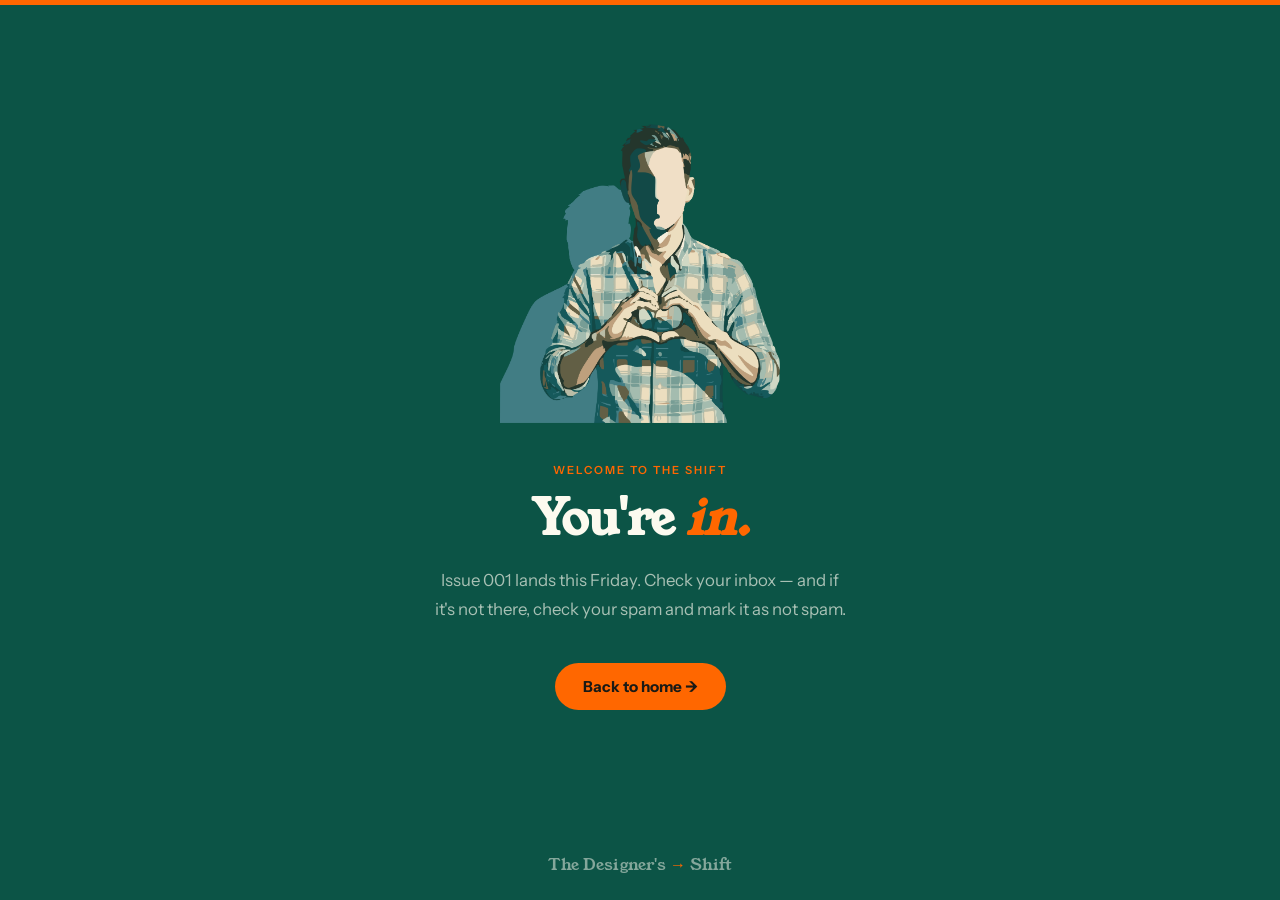
<file: thankyou.html>
<!DOCTYPE html>
<html lang="en">
<head>
  <meta charset="UTF-8" />
  <meta name="viewport" content="width=device-width, initial-scale=1.0" />
  <title>You're in — The Designer's Shift</title>
  <link rel="preconnect" href="https://fonts.googleapis.com" />
  <link rel="preconnect" href="https://fonts.gstatic.com" crossorigin />
  <link href="https://fonts.googleapis.com/css2?family=Young+Serif&family=Instrument+Sans:ital,wght@0,400;0,500;0,600;1,400&display=swap" rel="stylesheet" />
  <style>
    *, *::before, *::after { box-sizing: border-box; margin: 0; padding: 0; }

    :root {
      --teal: #0C5446;
      --orange: #FF6700;
      --cream: #FCFAEF;
      --sand: #DBD0BD;
      --ink: #1A1A15;
      --serif: 'Young Serif', Georgia, serif;
      --sans: 'Instrument Sans', system-ui, sans-serif;
    }

    body {
      background: var(--teal);
      color: var(--cream);
      font-family: var(--sans);
      min-height: 100dvh;
      display: flex;
      flex-direction: column;
      -webkit-font-smoothing: antialiased;
    }

    .stripe {
      height: 5px;
      background: var(--orange);
      flex-shrink: 0;
    }

    .wrap {
      flex: 1;
      display: flex;
      flex-direction: column;
      align-items: center;
      justify-content: center;
      padding: 4rem 2rem;
      text-align: center;
    }

    .mascot {
      width: 280px;
      max-width: 70vw;
      margin-bottom: 2.5rem;
      opacity: 0;
      transform: translateY(20px);
      animation: fadeUp 0.8s cubic-bezier(0.32, 0.72, 0, 1) 0.1s forwards;
    }

    .eyebrow {
      font-size: 0.7rem;
      font-weight: 600;
      letter-spacing: 0.18em;
      text-transform: uppercase;
      color: var(--orange);
      margin-bottom: 1rem;
      opacity: 0;
      animation: fadeUp 0.7s cubic-bezier(0.32, 0.72, 0, 1) 0.25s forwards;
    }

    h1 {
      font-family: var(--serif);
      font-size: clamp(2rem, 5vw, 3rem);
      color: var(--cream);
      line-height: 1.1;
      letter-spacing: -0.02em;
      margin-bottom: 1.25rem;
      opacity: 0;
      animation: fadeUp 0.7s cubic-bezier(0.32, 0.72, 0, 1) 0.35s forwards;
    }

    h1 em {
      font-style: italic;
      color: var(--orange);
    }

    .sub {
      font-size: 1.05rem;
      color: rgba(252,250,239,0.65);
      line-height: 1.7;
      max-width: 420px;
      margin-bottom: 2.5rem;
      opacity: 0;
      animation: fadeUp 0.7s cubic-bezier(0.32, 0.72, 0, 1) 0.45s forwards;
    }

    .btn-home {
      display: inline-flex;
      align-items: center;
      gap: 0.5rem;
      background: var(--orange);
      color: var(--ink);
      padding: 0.85rem 1.75rem;
      border-radius: 100px;
      font-family: var(--sans);
      font-size: 0.95rem;
      font-weight: 700;
      text-decoration: none;
      transition: all 0.25s cubic-bezier(0.32, 0.72, 0, 1);
      opacity: 0;
      animation: fadeUp 0.7s cubic-bezier(0.32, 0.72, 0, 1) 0.55s forwards;
    }

    .btn-home:hover {
      transform: translateY(-2px);
      opacity: 0.9;
    }

    footer {
      padding: 1.5rem 2rem;
      text-align: center;
    }

    .footer-wordmark {
      font-family: var(--serif);
      font-size: 1rem;
      color: rgba(252,250,239,0.5);
    }

    .footer-wordmark span { color: var(--orange); }

    @keyframes fadeUp {
      to { opacity: 1; transform: translateY(0); }
    }
  </style>
</head>
<body>

  <div class="stripe"></div>

  <div class="wrap">
    <img src="assets/mascot-hearthands.png" alt="The Designer's Shift mascot" class="mascot" />
    <p class="eyebrow">Welcome to the shift</p>
    <h1>You're <em>in.</em></h1>
    <p class="sub">Issue 001 lands this Friday. Check your inbox — and if it's not there, check your spam and mark it as not spam.</p>
    <a href="index.html" class="btn-home">Back to home →</a>
  </div>

  <footer>
    <div class="footer-wordmark">The Designer's <span>→</span> Shift</div>
  </footer>

</body>
</html>
</file>
<file: tds.css>
/* ============================================================
   THE DESIGNER'S SHIFT — Shared Stylesheet
   thedesignersshift.com
   ============================================================ */

/* RESET */
*, *::before, *::after { box-sizing: border-box; margin: 0; padding: 0; }
html { scroll-behavior: smooth; }

/* TOKENS */
:root {
  /* Colors */
  --teal:        #0C5446;
  --teal-light:  #0e6554;
  --orange:      #FF6700;
  --cream:       #FCFAEF;
  --sand:        #DBD0BD;
  --ink:         #1A1A15;
  --ink-muted:   #4a4a42;
  --ink-subtle:  #7a7a6e;

  /* Typography */
  --serif:  'Young Serif', Georgia, serif;
  --sans:   'Instrument Sans', system-ui, sans-serif;

  /* Spacing */
  --nav-h:  64px;
  --pad-x:  3rem;   /* desktop horizontal padding */
  --pad-xs: 1.5rem; /* mobile horizontal padding */

  /* Easing */
  --ease: cubic-bezier(0.32, 0.72, 0, 1);
}

/* BASE */
body {
  background: var(--cream);
  color: var(--ink);
  font-family: var(--sans);
  font-size: 17px;
  line-height: 1.65;
  -webkit-font-smoothing: antialiased;
}

/* ============================================================
   NAVIGATION
   ============================================================ */
nav {
  position: fixed;
  top: 0; left: 0; right: 0;
  z-index: 100;
  padding: 0 var(--pad-x);
  height: var(--nav-h);
  display: flex;
  align-items: center;
  justify-content: space-between;
  background: rgba(252, 250, 239, 0.92);
  backdrop-filter: blur(12px);
  -webkit-backdrop-filter: blur(12px);
  border-bottom: 1px solid rgba(26, 26, 21, 0.08);
  transition: all 0.4s var(--ease);
}

.nav-wordmark {
  font-family: var(--serif);
  font-size: 1.05rem;
  color: var(--ink);
  text-decoration: none;
  letter-spacing: -0.01em;
}

.nav-wordmark .arrow { color: var(--orange); }

.nav-links {
  display: flex;
  align-items: center;
  gap: 2rem;
  list-style: none;
}

.nav-links a {
  font-size: 0.875rem;
  font-weight: 500;
  letter-spacing: 0.02em;
  color: var(--ink-muted);
  text-decoration: none;
  transition: color 0.2s;
}

.nav-links a:hover  { color: var(--ink); }
.nav-links a.active { color: var(--ink); }

.nav-cta {
  background: var(--teal) !important;
  color: var(--cream) !important;
  padding: 9px 20px;
  border-radius: 100px;
  font-size: 0.8125rem !important;
  font-weight: 600 !important;
  letter-spacing: 0.01em !important;
  transition: background 0.25s var(--ease), transform 0.15s !important;
}

.nav-cta:hover {
  background: var(--teal-light) !important;
  color: var(--cream) !important;
  transform: translateY(-1px);
}

/* Nav variant: dark (used on subscribe page) */
nav.nav-dark {
  background: rgba(12, 84, 70, 0.92);
  border-bottom: 1px solid rgba(255, 255, 255, 0.08);
}

nav.nav-dark .nav-wordmark { color: var(--cream); }
nav.nav-dark .nav-links a  { color: rgba(252, 250, 239, 0.7); }
nav.nav-dark .nav-links a:hover { color: var(--cream); }

/* ============================================================
   ORANGE TOP STRIPE
   ============================================================ */
.stripe {
  position: absolute;
  top: 0; left: 0; right: 0;
  height: 5px;
  background: var(--orange);
  pointer-events: none;
}

/* ============================================================
   EYEBROW LABEL
   ============================================================ */
.eyebrow {
  display: inline-block;
  font-size: 0.6875rem;
  font-weight: 600;
  letter-spacing: 0.15em;
  text-transform: uppercase;
}

/* ============================================================
   PAGE HEADER (teal hero block — About, Blog)
   ============================================================ */
.page-header {
  background: var(--teal);
  padding: calc(var(--nav-h) + 5rem) var(--pad-x) 5rem;
  position: relative;
  overflow: hidden;
}

.page-header .stripe { position: absolute; }

.page-header-inner {
  max-width: 640px;
  opacity: 0;
  transform: translateY(20px);
  animation: fadeUp 0.8s var(--ease) 0.1s forwards;
}

.page-header .eyebrow {
  color: rgba(252, 250, 239, 0.45);
  margin-bottom: 1.25rem;
}

.page-header h1 {
  font-family: var(--serif);
  font-size: clamp(2.25rem, 4vw, 3.25rem);
  color: var(--cream);
  line-height: 1.1;
  letter-spacing: -0.02em;
  margin-bottom: 1rem;
}

.page-header h1 em {
  color: var(--orange);
  font-style: italic;
}

.page-header .lead {
  font-size: 1rem;
  color: rgba(252, 250, 239, 0.6);
  line-height: 1.7;
  max-width: 520px;
}

/* ============================================================
   FOOTER
   ============================================================ */
footer {
  background: var(--ink);
  padding: 2.75rem var(--pad-x);
  display: flex;
  align-items: center;
  justify-content: space-between;
}

.footer-wordmark {
  font-family: var(--serif);
  font-size: 1rem;
  color: var(--cream);
  text-decoration: none;
}

.footer-wordmark .arrow { color: var(--orange); }

.footer-tagline {
  font-size: 0.75rem;
  color: rgba(252, 250, 239, 0.35);
  margin-top: 0.25rem;
  letter-spacing: 0.03em;
}

.footer-links {
  display: flex;
  gap: 2rem;
  list-style: none;
}

.footer-links a {
  font-size: 0.8125rem;
  color: rgba(252, 250, 239, 0.45);
  text-decoration: none;
  transition: color 0.2s;
}

.footer-links a:hover { color: var(--cream); }

/* ============================================================
   BUTTONS
   ============================================================ */
.btn {
  display: inline-flex;
  align-items: center;
  gap: 0.5rem;
  border: none;
  border-radius: 100px;
  font-family: var(--sans);
  font-weight: 600;
  text-decoration: none;
  cursor: pointer;
  transition: transform 0.2s var(--ease), background 0.2s, opacity 0.2s;
  white-space: nowrap;
}

.btn:hover { transform: translateY(-2px); }
.btn:active { transform: translateY(0) scale(0.98); }

.btn-teal  { background: var(--teal);   color: var(--cream); }
.btn-teal:hover  { background: var(--teal-light); }

.btn-orange { background: var(--orange); color: var(--ink); }
.btn-orange:hover { opacity: 0.9; }

.btn-sm { padding: 0.6rem 1.25rem; font-size: 0.875rem; }
.btn-md { padding: 0.8rem 1.5rem;  font-size: 0.9375rem; }
.btn-lg { padding: 1rem 1.75rem;   font-size: 1rem; }

/* ============================================================
   FORM INPUTS
   ============================================================ */
.input {
  padding: 0.875rem 1.25rem;
  border: 1.5px solid rgba(12, 84, 70, 0.2);
  border-radius: 100px;
  background: white;
  font-family: var(--sans);
  font-size: 0.9375rem;
  color: var(--ink);
  outline: none;
  transition: border-color 0.2s;
  width: 100%;
}

.input:focus { border-color: var(--teal); }
.input::placeholder { color: rgba(26, 26, 21, 0.35); }

.input-ghost {
  background: rgba(252, 250, 239, 0.1);
  border: 1px solid rgba(252, 250, 239, 0.2);
  color: var(--cream);
}

.input-ghost:focus { border-color: rgba(252, 250, 239, 0.45); background: rgba(252, 250, 239, 0.15); }
.input-ghost::placeholder { color: rgba(252, 250, 239, 0.4); }

/* ============================================================
   ANIMATIONS
   ============================================================ */
@keyframes fadeUp  { to { opacity: 1; transform: translateY(0); } }
@keyframes fadeIn  { to { opacity: 1; } }

/* ============================================================
   RESPONSIVE
   ============================================================ */
@media (max-width: 768px) {
  :root { --pad-x: var(--pad-xs); }

  nav { padding: 0 var(--pad-xs); }
  .nav-links { display: none; }

  footer {
    flex-direction: column;
    gap: 1.5rem;
    align-items: flex-start;
    padding: 2.5rem var(--pad-xs);
  }

  .footer-links { flex-wrap: wrap; gap: 1.5rem; }

  .page-header { padding: calc(var(--nav-h) + 3rem) var(--pad-xs) 3.5rem; }
  .page-header h1 { font-size: clamp(2rem, 7vw, 2.5rem); }
}
</file>
